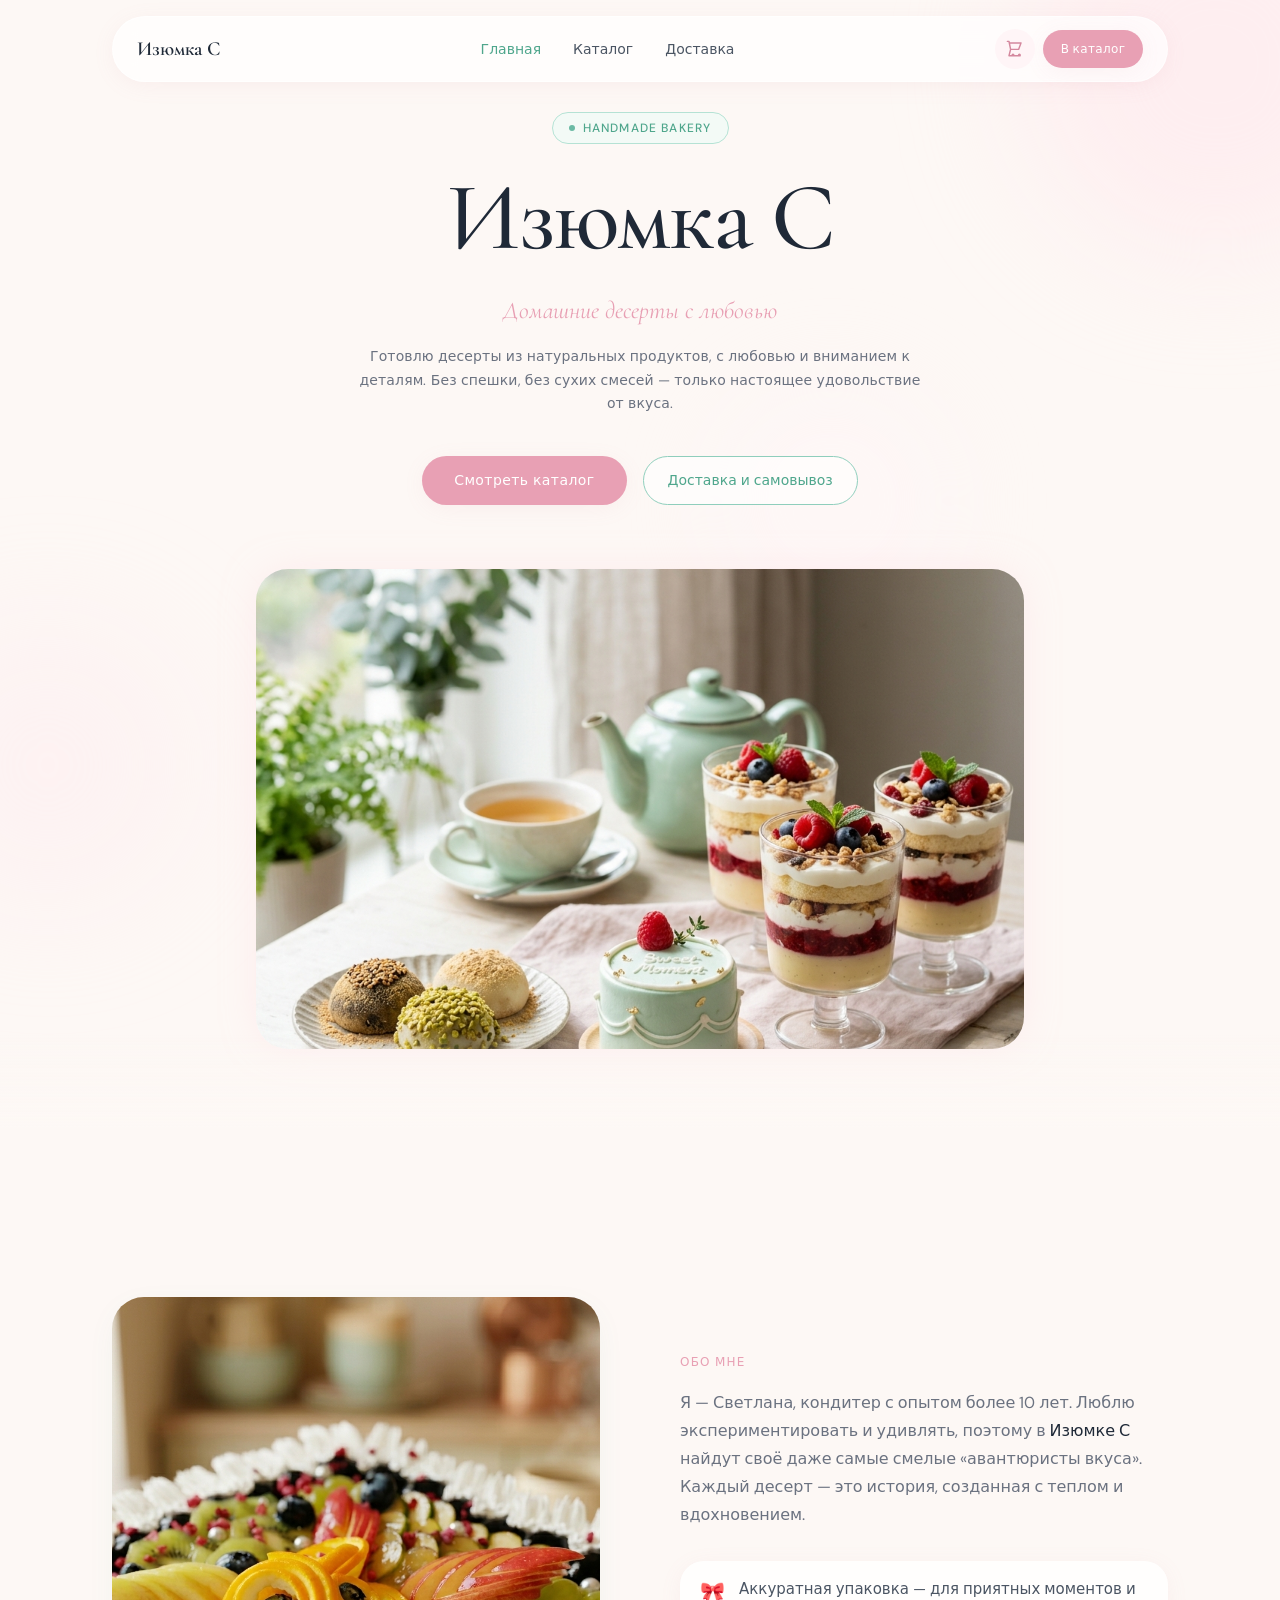
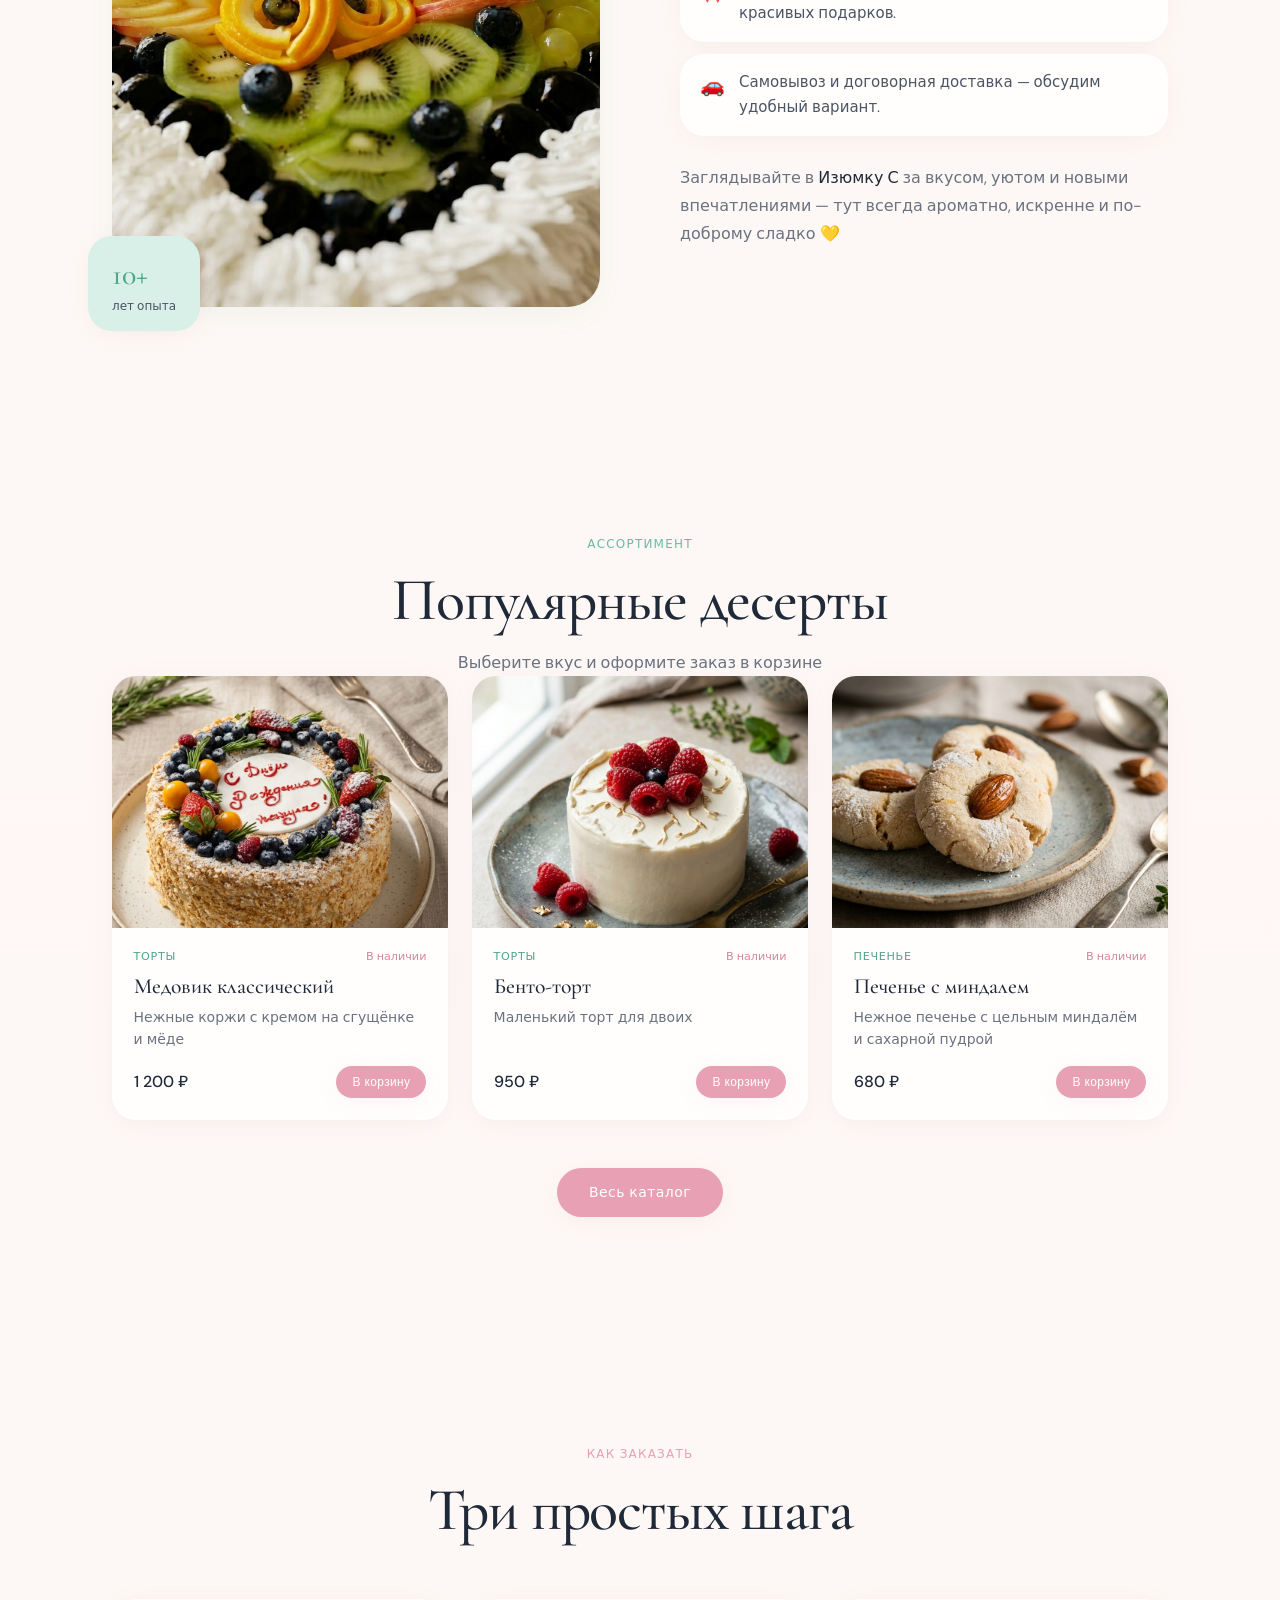
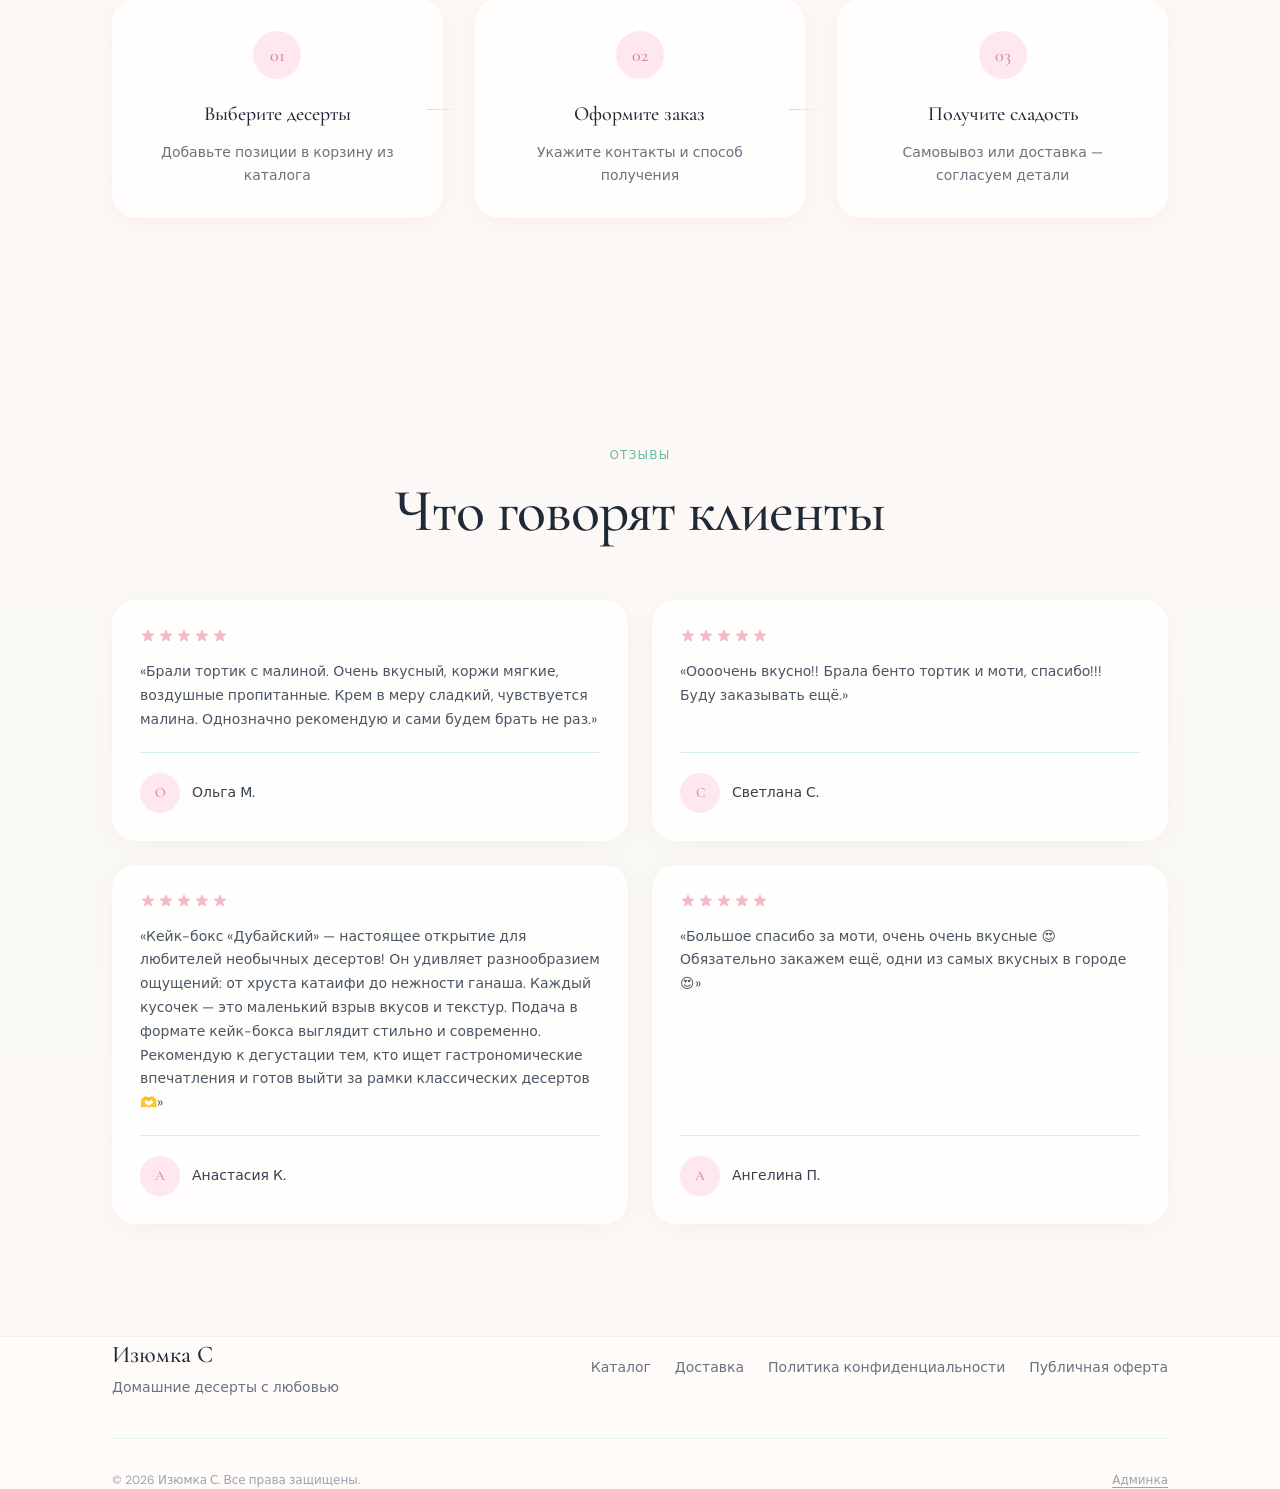
<file: index.html>
<!DOCTYPE html>
<html lang="ru">
<head>
  <meta charset="UTF-8">
  <meta name="viewport" content="width=device-width, initial-scale=1.0">
  <meta name="description" content="Изюмка С — домашняя кондитерская. Десерты из натуральных продуктов, ручная работа, самовывоз и доставка.">
  <meta name="theme-color" content="#fdf8f5">
  <meta property="og:type" content="website">
  <meta property="og:locale" content="ru_RU">
  <meta property="og:title" content="Изюмка С — Домашние десерты с любовью">
  <meta property="og:description" content="Домашняя кондитерская: медовик, бенто-торты, моти, макаронс и другие десерты с душой.">
  <meta property="og:image" content="images/hero-desserts.jpg">
  <link rel="icon" type="image/svg+xml" href="favicon.svg">
  <link rel="preconnect" href="https://fonts.googleapis.com">
  <link rel="preconnect" href="https://fonts.gstatic.com" crossorigin>
  <link href="https://fonts.googleapis.com/css2?family=Cormorant+Garamond:ital,wght@0,400;0,500;0,600;0,700;1,400&family=DM+Sans:ital,opsz,wght@0,9..40,300;0,9..40,400;0,9..40,500;1,9..40,400&display=swap" rel="stylesheet">
  <link rel="stylesheet" href="css/styles.css">
  <title>Изюмка С — Домашние десерты с любовью</title>
</head>
<body>
  <header class="header" id="site-header">
    <div class="container">
      <nav class="header__inner" aria-label="Основная навигация">
        <a href="index.html" class="header__logo">Изюмка С</a>
        <ul class="nav-desktop">
          <li><a href="index.html" class="is-active">Главная</a></li>
          <li><a href="catalog.html">Каталог</a></li>
          <li><a href="delivery.html">Доставка</a></li>
        </ul>
        <div class="header__actions">
          <a href="cart.html" class="header__cart" aria-label="Корзина">
            <svg fill="none" viewBox="0 0 24 24" stroke="currentColor" stroke-width="1.8" aria-hidden="true"><path stroke-linecap="round" stroke-linejoin="round" d="M3 3h2l.4 2M7 13h10l3-8H6.4M7 13L5.4 5M7 13l-2 8h14M10 21a1 1 0 100-2 1 1 0 000 2zm8 0a1 1 0 100-2 1 1 0 000 2z"/></svg>
            <span class="header__cart-count" id="cart-count" hidden>0</span>
          </a>
          <a href="catalog.html" class="btn-primary header__cta">В каталог</a>
          <button class="burger" id="burger" type="button" aria-label="Открыть меню" aria-expanded="false" aria-controls="nav-mobile">
            <span class="burger__lines" aria-hidden="true"><span></span><span></span><span></span></span>
          </button>
        </div>
      </nav>
      <nav class="nav-mobile" id="nav-mobile" aria-label="Мобильное меню">
        <ul>
          <li><a href="index.html">Главная</a></li>
          <li><a href="catalog.html">Каталог</a></li>
          <li><a href="delivery.html">Доставка</a></li>
          <li><a href="cart.html">Корзина</a></li>
          <li><a href="admin.html">Админка</a></li>
        </ul>
        <a href="catalog.html" class="btn-primary">Смотреть каталог</a>
      </nav>
    </div>
  </header>

  <main>
    <section class="hero" aria-labelledby="hero-title">
      <div class="hero__bg" aria-hidden="true">
        <div class="hero__blob hero__blob--1"></div>
        <div class="hero__blob hero__blob--2"></div>
        <div class="hero__blob hero__blob--3"></div>
      </div>
      <div class="container hero__content">
        <span class="hero__badge hero-animate hero-animate--1">
          <span class="hero__badge-dot" aria-hidden="true"></span>
          Handmade Bakery
        </span>
        <h1 class="hero__title hero-animate hero-animate--2" id="hero-title">Изюмка С</h1>
        <p class="hero__tagline hero-animate hero-animate--3" id="hero-tagline">Домашние десерты с любовью</p>
        <p class="hero__desc hero-animate hero-animate--4" id="hero-desc"></p>
        <div class="hero__actions hero-animate hero-animate--5">
          <a href="catalog.html" class="btn-primary">Смотреть каталог</a>
          <a href="delivery.html" class="btn-outline">Доставка и самовывоз</a>
        </div>
        <div class="hero__image-wrap hero-animate hero-animate--6">
          <div class="hero__image">
            <img src="images/hero-desserts.jpg" alt="Домашние десерты Изюмка С" id="hero-image" width="1200" height="750" fetchpriority="high" decoding="async">
          </div>
        </div>
      </div>
    </section>

    <section id="about" class="section-padding" aria-labelledby="about-heading">
      <div class="container about__grid">
        <div class="about__image-wrap fade-in fade-in--left">
          <div class="about__image">
            <img src="images/confectioner.jpg" alt="Светлана — кондитер Изюмка С" id="about-image" width="800" height="1000" loading="lazy" decoding="async">
          </div>
          <div class="about__stat">
            <p class="about__stat-num" id="about-stat-num">10+</p>
            <p class="about__stat-label" id="about-stat-label">лет опыта</p>
          </div>
        </div>
        <div class="fade-in fade-in--right" id="about-content"></div>
      </div>
    </section>

    <section class="section-padding catalog" aria-labelledby="featured-heading">
      <div class="container">
        <div class="section-header fade-in">
          <span class="section-label section-label--mint">Ассортимент</span>
          <h2 class="section-title" id="featured-heading">Популярные десерты</h2>
          <p class="section-subtitle section-subtitle--center">Выберите вкус и оформите заказ в корзине</p>
        </div>
        <div class="product-grid" id="featured-grid"></div>
        <div class="order__cta fade-in">
          <a href="catalog.html" class="btn-primary">Весь каталог</a>
        </div>
      </div>
    </section>

    <section class="section-padding" aria-labelledby="order-heading">
      <div class="container">
        <div class="section-header fade-in">
          <span class="section-label section-label--blush">Как заказать</span>
          <h2 class="section-title" id="order-heading">Три простых шага</h2>
        </div>
        <div class="steps" id="steps-grid"></div>
      </div>
    </section>

    <section id="reviews" class="section-padding reviews" aria-labelledby="reviews-heading">
      <div class="container">
        <div class="section-header fade-in">
          <span class="section-label section-label--mint">Отзывы</span>
          <h2 class="section-title" id="reviews-heading">Что говорят клиенты</h2>
        </div>
        <div class="reviews__grid" id="reviews-grid"></div>
      </div>
    </section>
  </main>

  <footer class="footer" id="site-footer">
    <div class="container footer__inner">
      <div class="footer__top">
        <div class="footer__brand">
          <p class="footer__name">Изюмка С</p>
          <p class="footer__tagline">Домашние десерты с любовью</p>
        </div>
        <nav class="footer__nav" aria-label="Навигация в подвале">
          <ul>
            <li><a href="catalog.html">Каталог</a></li>
            <li><a href="delivery.html">Доставка</a></li>
            <li><a href="privacy.html">Политика конфиденциальности</a></li>
            <li><a href="offer.html">Публичная оферта</a></li>
          </ul>
        </nav>
      </div>
      <div class="footer__bottom">
        <p>© 2026 Изюмка С. Все права защищены.</p>
        <p><a href="admin.html" class="footer__admin-link">Админка</a></p>
      </div>
    </div>
  </footer>

  <script src="js/data.js" charset="utf-8"></script>
  <script src="js/store.js" charset="utf-8"></script>
  <script src="js/layout.js" charset="utf-8"></script>
  <script src="js/home.js" charset="utf-8"></script>
</body>
</html>
</file>
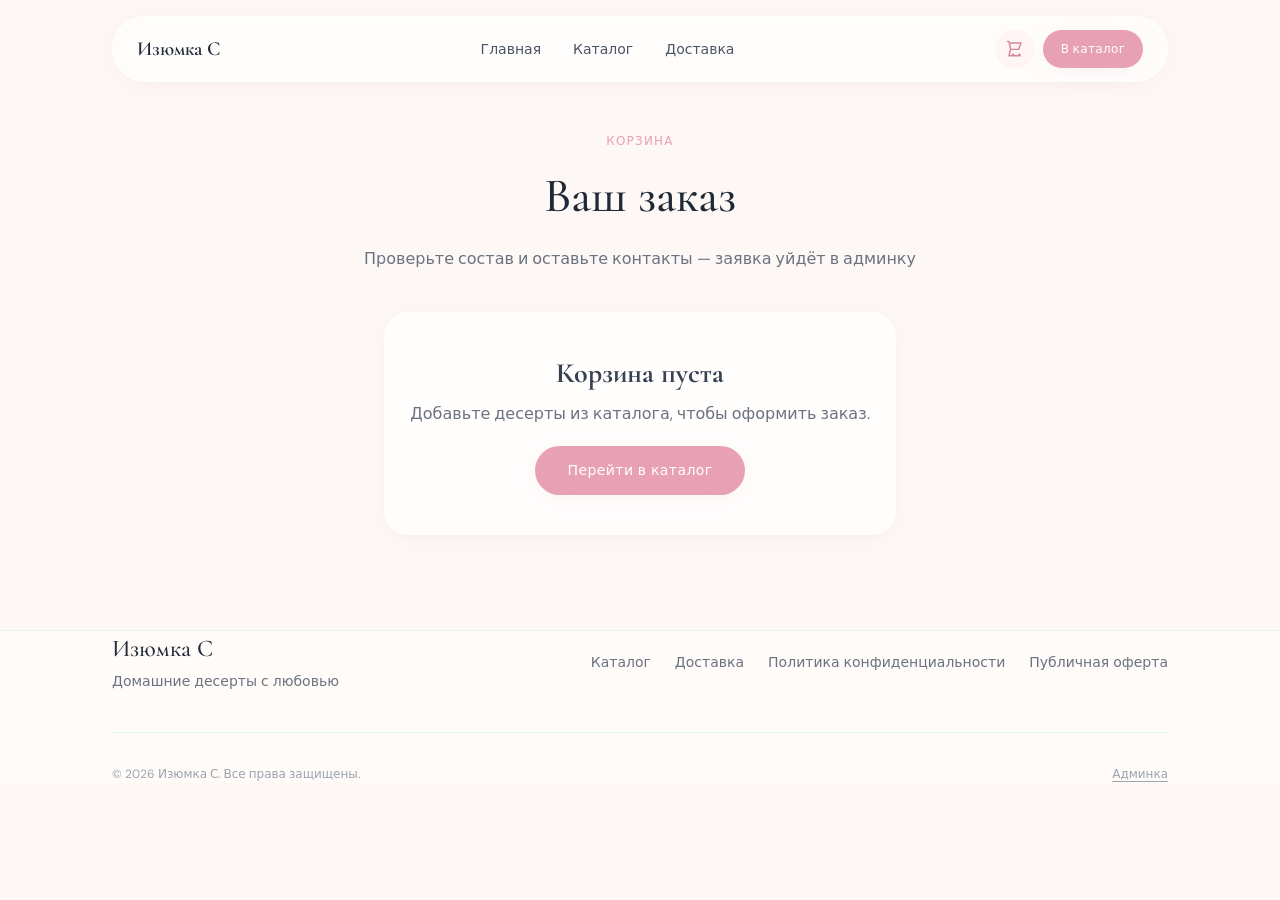
<file: cart.html>
<!DOCTYPE html>
<html lang="ru">
<head>
  <meta charset="UTF-8">
  <meta name="viewport" content="width=device-width, initial-scale=1.0">
  <meta name="description" content="Корзина заказа десертов Изюмка С.">
  <meta name="theme-color" content="#fdf8f5">
  <link rel="icon" type="image/svg+xml" href="favicon.svg">
  <link rel="preconnect" href="https://fonts.googleapis.com">
  <link rel="preconnect" href="https://fonts.gstatic.com" crossorigin>
  <link href="https://fonts.googleapis.com/css2?family=Cormorant+Garamond:ital,wght@0,400;0,500;0,600;0,700;1,400&family=DM+Sans:ital,opsz,wght@0,9..40,300;0,9..40,400;0,9..40,500;1,9..40,400&display=swap" rel="stylesheet">
  <link rel="stylesheet" href="css/styles.css">
  <title>Корзина — Изюмка С</title>
</head>
<body>
  <header class="header" id="site-header"></header>

  <main class="page">
    <div class="container">
      <div class="page-header fade-in">
        <span class="section-label section-label--blush">Корзина</span>
        <h1 class="page-title">Ваш заказ</h1>
        <p class="page-subtitle">Проверьте состав и оставьте контакты — заявка уйдёт в админку</p>
      </div>

      <div class="cart-layout" id="cart-layout">
        <div class="cart-list card-bakery" id="cart-list"></div>
        <aside class="cart-aside card-bakery" id="cart-aside"></aside>
      </div>

      <div class="cart-empty card-bakery" id="cart-empty" hidden>
        <h2>Корзина пуста</h2>
        <p>Добавьте десерты из каталога, чтобы оформить заказ.</p>
        <a href="catalog.html" class="btn-primary">Перейти в каталог</a>
      </div>

      <div class="form-feedback form-feedback--success cart-success" id="cart-success" hidden role="status">
        <p class="form-feedback__title">Заявка отправлена</p>
        <p class="form-feedback__text">Скоро свяжемся с вами для подтверждения деталей заказа.</p>
        <a href="catalog.html" class="btn-primary">Вернуться в каталог</a>
      </div>
    </div>
  </main>

  <footer class="footer" id="site-footer"></footer>

  <script src="js/data.js"></script>
  <script src="js/store.js"></script>
  <script src="js/layout.js"></script>
  <script src="js/cart.js"></script>
</body>
</html>
</file>
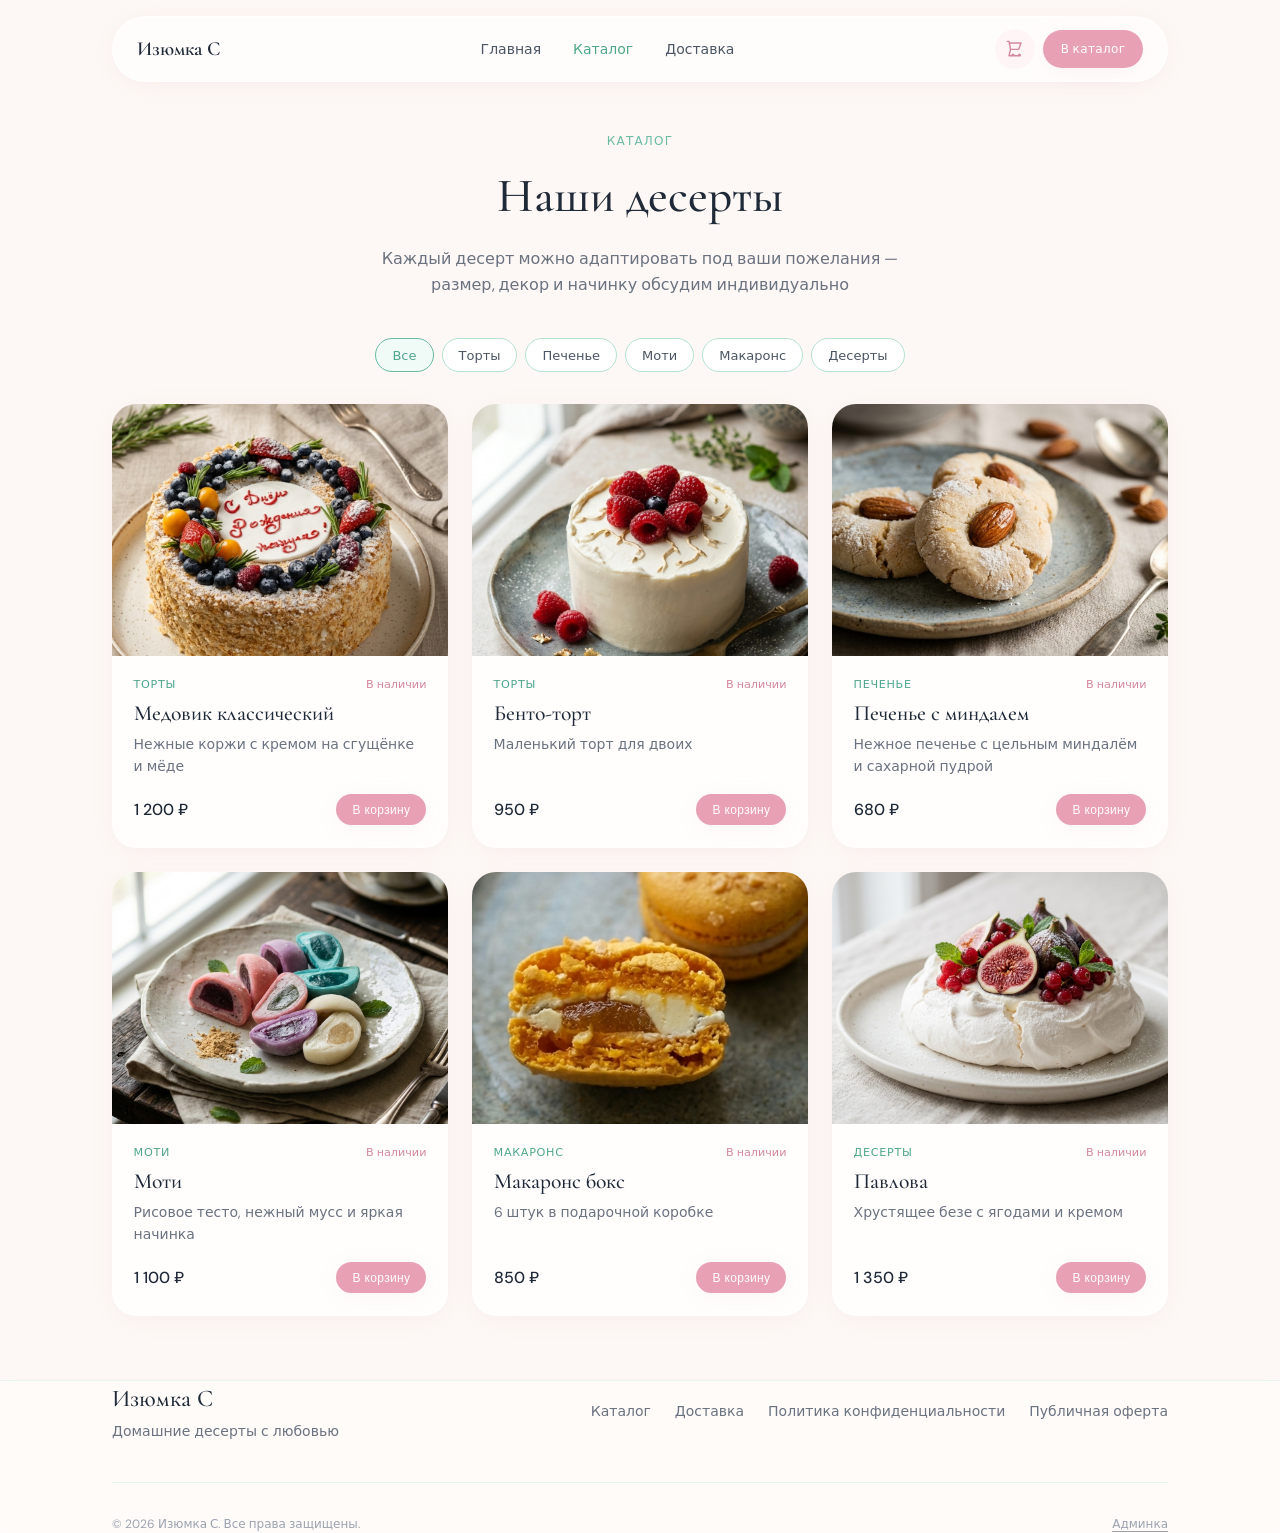
<file: catalog.html>
<!DOCTYPE html>
<html lang="ru">
<head>
  <meta charset="UTF-8">
  <meta name="viewport" content="width=device-width, initial-scale=1.0">
  <meta name="description" content="Каталог домашних десертов Изюмка С: торты, моти, макаронс и печенье.">
  <meta name="theme-color" content="#fdf8f5">
  <link rel="icon" type="image/svg+xml" href="favicon.svg">
  <link rel="preconnect" href="https://fonts.googleapis.com">
  <link rel="preconnect" href="https://fonts.gstatic.com" crossorigin>
  <link href="https://fonts.googleapis.com/css2?family=Cormorant+Garamond:ital,wght@0,400;0,500;0,600;0,700;1,400&family=DM+Sans:ital,opsz,wght@0,9..40,300;0,9..40,400;0,9..40,500;1,9..40,400&display=swap" rel="stylesheet">
  <link rel="stylesheet" href="css/styles.css">
  <title>Каталог — Изюмка С</title>
</head>
<body>
  <header class="header" id="site-header"></header>

  <main class="page">
    <div class="container">
      <div class="page-header fade-in">
        <span class="section-label section-label--mint">Каталог</span>
        <h1 class="page-title">Наши десерты</h1>
        <p class="page-subtitle">Каждый десерт можно адаптировать под ваши пожелания — размер, декор и начинку обсудим индивидуально</p>
      </div>

      <div class="catalog-toolbar fade-in" id="catalog-filters"></div>
      <div class="product-grid" id="catalog-grid"></div>
      <p class="admin-empty" id="catalog-empty" hidden>В этой категории пока нет десертов.</p>
    </div>
  </main>

  <footer class="footer" id="site-footer"></footer>

  <script src="js/data.js"></script>
  <script src="js/store.js"></script>
  <script src="js/layout.js"></script>
  <script src="js/catalog.js"></script>
</body>
</html>
</file>
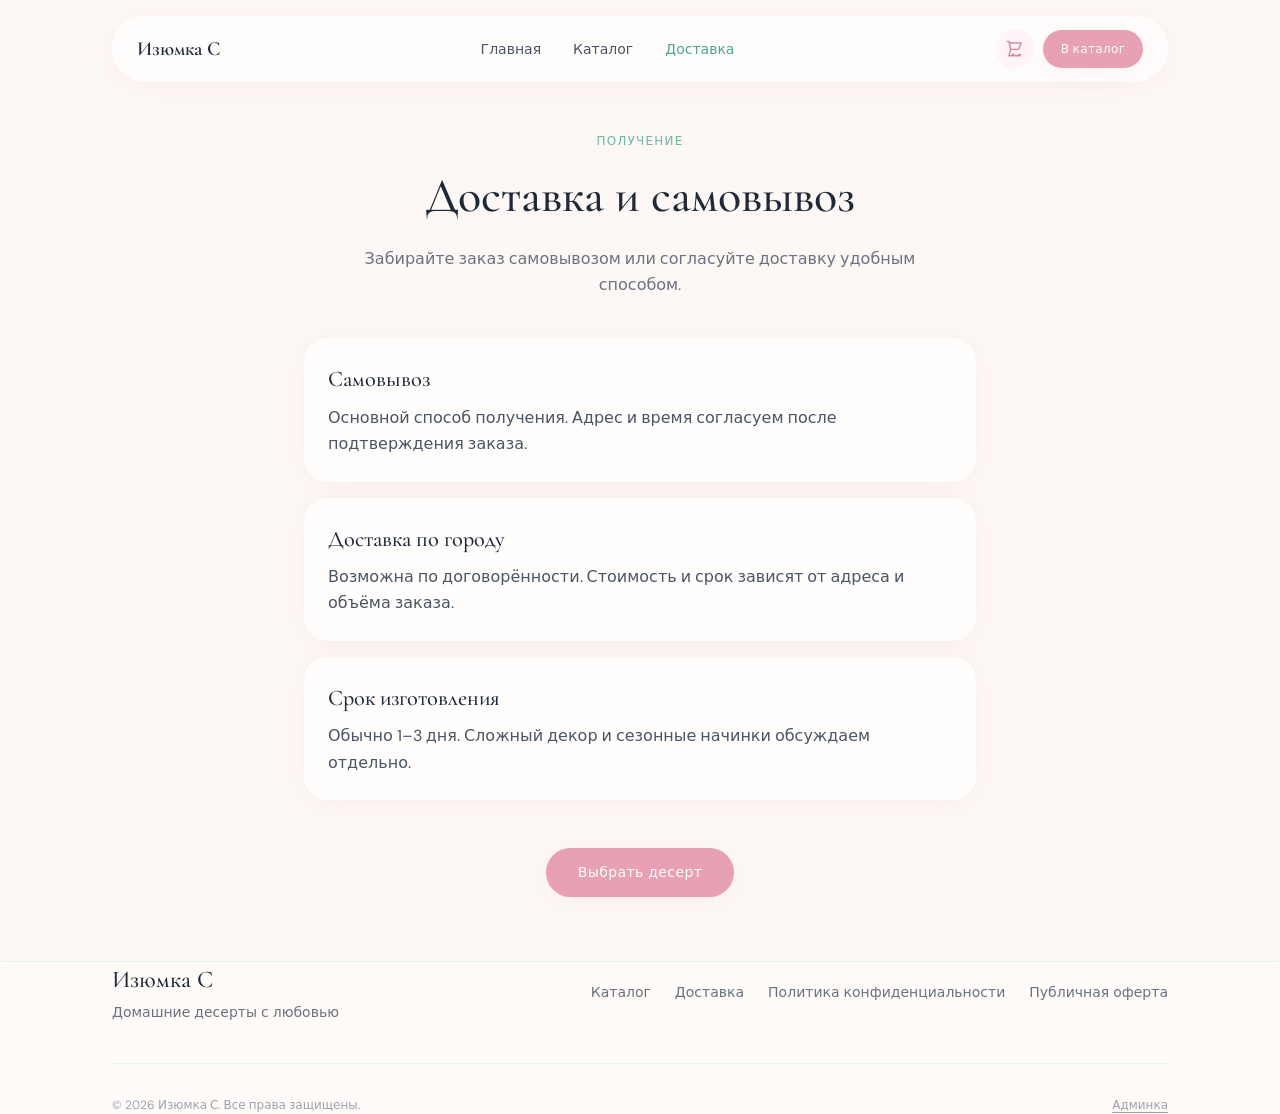
<file: delivery.html>
<!DOCTYPE html>
<html lang="ru">
<head>
  <meta charset="UTF-8">
  <meta name="viewport" content="width=device-width, initial-scale=1.0">
  <meta name="description" content="Доставка и самовывоз десертов Изюмка С.">
  <meta name="theme-color" content="#fdf8f5">
  <link rel="icon" type="image/svg+xml" href="favicon.svg">
  <link rel="preconnect" href="https://fonts.googleapis.com">
  <link rel="preconnect" href="https://fonts.gstatic.com" crossorigin>
  <link href="https://fonts.googleapis.com/css2?family=Cormorant+Garamond:ital,wght@0,400;0,500;0,600;0,700;1,400&family=DM+Sans:ital,opsz,wght@0,9..40,300;0,9..40,400;0,9..40,500;1,9..40,400&display=swap" rel="stylesheet">
  <link rel="stylesheet" href="css/styles.css">
  <title>Доставка — Изюмка С</title>
</head>
<body>
  <header class="header" id="site-header"></header>

  <main class="page">
    <div class="container narrow">
      <div class="page-header fade-in">
        <span class="section-label section-label--mint">Получение</span>
        <h1 class="page-title">Доставка и самовывоз</h1>
        <p class="page-subtitle" id="delivery-intro"></p>
      </div>
      <div class="info-cards" id="delivery-cards"></div>
      <div class="order__cta fade-in">
        <a href="catalog.html" class="btn-primary">Выбрать десерт</a>
      </div>
    </div>
  </main>

  <footer class="footer" id="site-footer"></footer>

  <script src="js/data.js"></script>
  <script src="js/store.js"></script>
  <script src="js/layout.js"></script>
  <script>
    document.addEventListener('DOMContentLoaded', () => {
      document.getElementById('delivery-intro').textContent = SITE_DATA.delivery.intro
      document.getElementById('delivery-cards').innerHTML = SITE_DATA.delivery.items
        .map((item) => `
          <article class="card-bakery info-card fade-in">
            <h2>${item.title}</h2>
            <p>${item.text}</p>
          </article>
        `).join('')
      observeFadeIns()
    })
  </script>
</body>
</html>
</file>
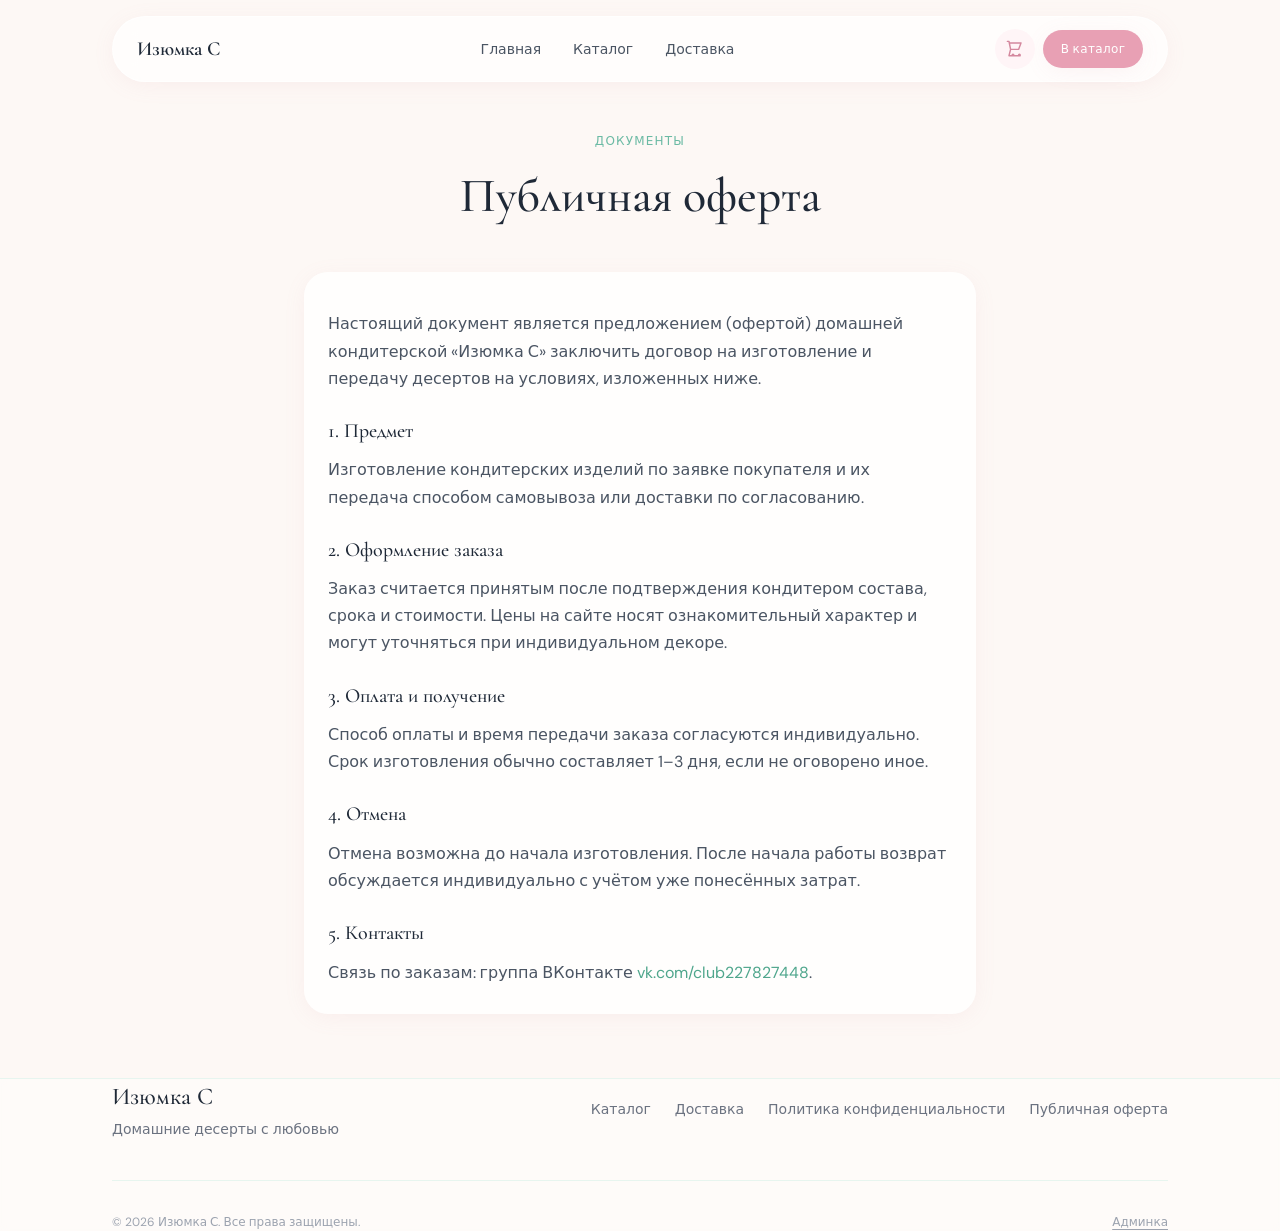
<file: offer.html>
<!DOCTYPE html>
<html lang="ru">
<head>
  <meta charset="UTF-8">
  <meta name="viewport" content="width=device-width, initial-scale=1.0">
  <meta name="description" content="Публичная оферта Изюмка С.">
  <meta name="theme-color" content="#fdf8f5">
  <link rel="icon" type="image/svg+xml" href="favicon.svg">
  <link rel="preconnect" href="https://fonts.googleapis.com">
  <link rel="preconnect" href="https://fonts.gstatic.com" crossorigin>
  <link href="https://fonts.googleapis.com/css2?family=Cormorant+Garamond:ital,wght@0,400;0,500;0,600;0,700;1,400&family=DM+Sans:ital,opsz,wght@0,9..40,300;0,9..40,400;0,9..40,500;1,9..40,400&display=swap" rel="stylesheet">
  <link rel="stylesheet" href="css/styles.css">
  <title>Публичная оферта — Изюмка С</title>
</head>
<body>
  <header class="header" id="site-header"></header>

  <main class="page">
    <div class="container narrow">
      <div class="page-header fade-in">
        <span class="section-label section-label--mint">Документы</span>
        <h1 class="page-title">Публичная оферта</h1>
      </div>
      <article class="legal-text card-bakery fade-in">
        <p>Настоящий документ является предложением (офертой) домашней кондитерской «Изюмка С» заключить договор на изготовление и передачу десертов на условиях, изложенных ниже.</p>
        <h2>1. Предмет</h2>
        <p>Изготовление кондитерских изделий по заявке покупателя и их передача способом самовывоза или доставки по согласованию.</p>
        <h2>2. Оформление заказа</h2>
        <p>Заказ считается принятым после подтверждения кондитером состава, срока и стоимости. Цены на сайте носят ознакомительный характер и могут уточняться при индивидуальном декоре.</p>
        <h2>3. Оплата и получение</h2>
        <p>Способ оплаты и время передачи заказа согласуются индивидуально. Срок изготовления обычно составляет 1–3 дня, если не оговорено иное.</p>
        <h2>4. Отмена</h2>
        <p>Отмена возможна до начала изготовления. После начала работы возврат обсуждается индивидуально с учётом уже понесённых затрат.</p>
        <h2>5. Контакты</h2>
        <p>Связь по заказам: группа ВКонтакте <a href="https://vk.com/club227827448" target="_blank" rel="noopener noreferrer">vk.com/club227827448</a>.</p>
      </article>
    </div>
  </main>

  <footer class="footer" id="site-footer"></footer>

  <script src="js/data.js"></script>
  <script src="js/store.js"></script>
  <script src="js/layout.js"></script>
</body>
</html>
</file>
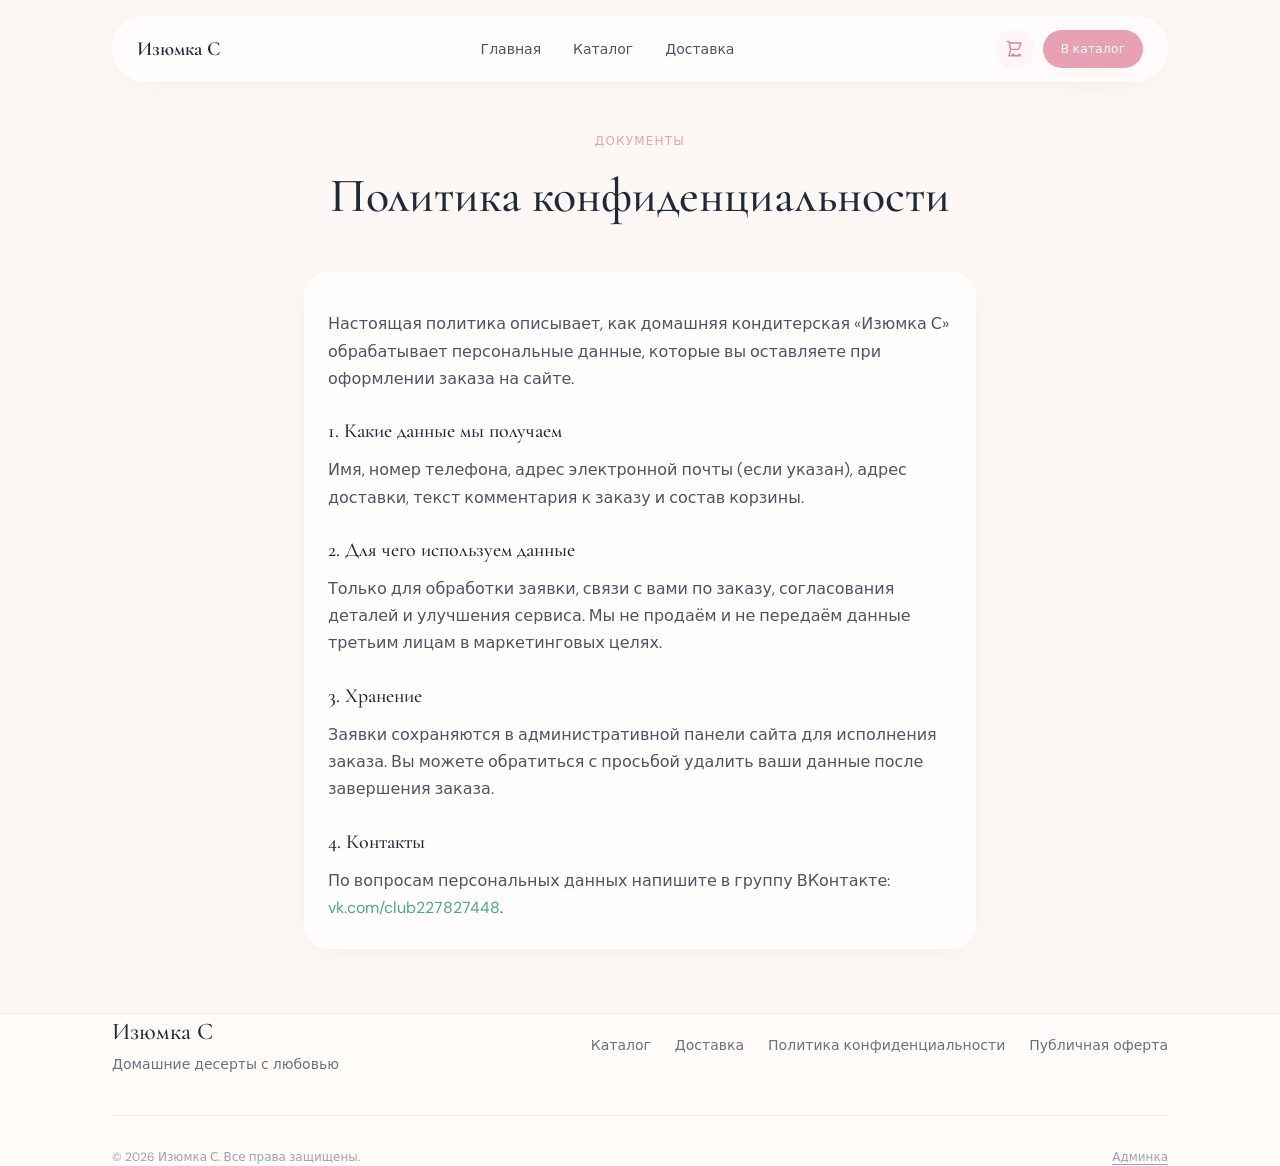
<file: privacy.html>
<!DOCTYPE html>
<html lang="ru">
<head>
  <meta charset="UTF-8">
  <meta name="viewport" content="width=device-width, initial-scale=1.0">
  <meta name="description" content="Политика конфиденциальности Изюмка С.">
  <meta name="theme-color" content="#fdf8f5">
  <link rel="icon" type="image/svg+xml" href="favicon.svg">
  <link rel="preconnect" href="https://fonts.googleapis.com">
  <link rel="preconnect" href="https://fonts.gstatic.com" crossorigin>
  <link href="https://fonts.googleapis.com/css2?family=Cormorant+Garamond:ital,wght@0,400;0,500;0,600;0,700;1,400&family=DM+Sans:ital,opsz,wght@0,9..40,300;0,9..40,400;0,9..40,500;1,9..40,400&display=swap" rel="stylesheet">
  <link rel="stylesheet" href="css/styles.css">
  <title>Политика конфиденциальности — Изюмка С</title>
</head>
<body>
  <header class="header" id="site-header"></header>

  <main class="page">
    <div class="container narrow">
      <div class="page-header fade-in">
        <span class="section-label section-label--blush">Документы</span>
        <h1 class="page-title">Политика конфиденциальности</h1>
      </div>
      <article class="legal-text card-bakery fade-in">
        <p>Настоящая политика описывает, как домашняя кондитерская «Изюмка С» обрабатывает персональные данные, которые вы оставляете при оформлении заказа на сайте.</p>
        <h2>1. Какие данные мы получаем</h2>
        <p>Имя, номер телефона, адрес электронной почты (если указан), адрес доставки, текст комментария к заказу и состав корзины.</p>
        <h2>2. Для чего используем данные</h2>
        <p>Только для обработки заявки, связи с вами по заказу, согласования деталей и улучшения сервиса. Мы не продаём и не передаём данные третьим лицам в маркетинговых целях.</p>
        <h2>3. Хранение</h2>
        <p>Заявки сохраняются в административной панели сайта для исполнения заказа. Вы можете обратиться с просьбой удалить ваши данные после завершения заказа.</p>
        <h2>4. Контакты</h2>
        <p>По вопросам персональных данных напишите в группу ВКонтакте: <a href="https://vk.com/club227827448" target="_blank" rel="noopener noreferrer">vk.com/club227827448</a>.</p>
      </article>
    </div>
  </main>

  <footer class="footer" id="site-footer"></footer>

  <script src="js/data.js"></script>
  <script src="js/store.js"></script>
  <script src="js/layout.js"></script>
</body>
</html>
</file>
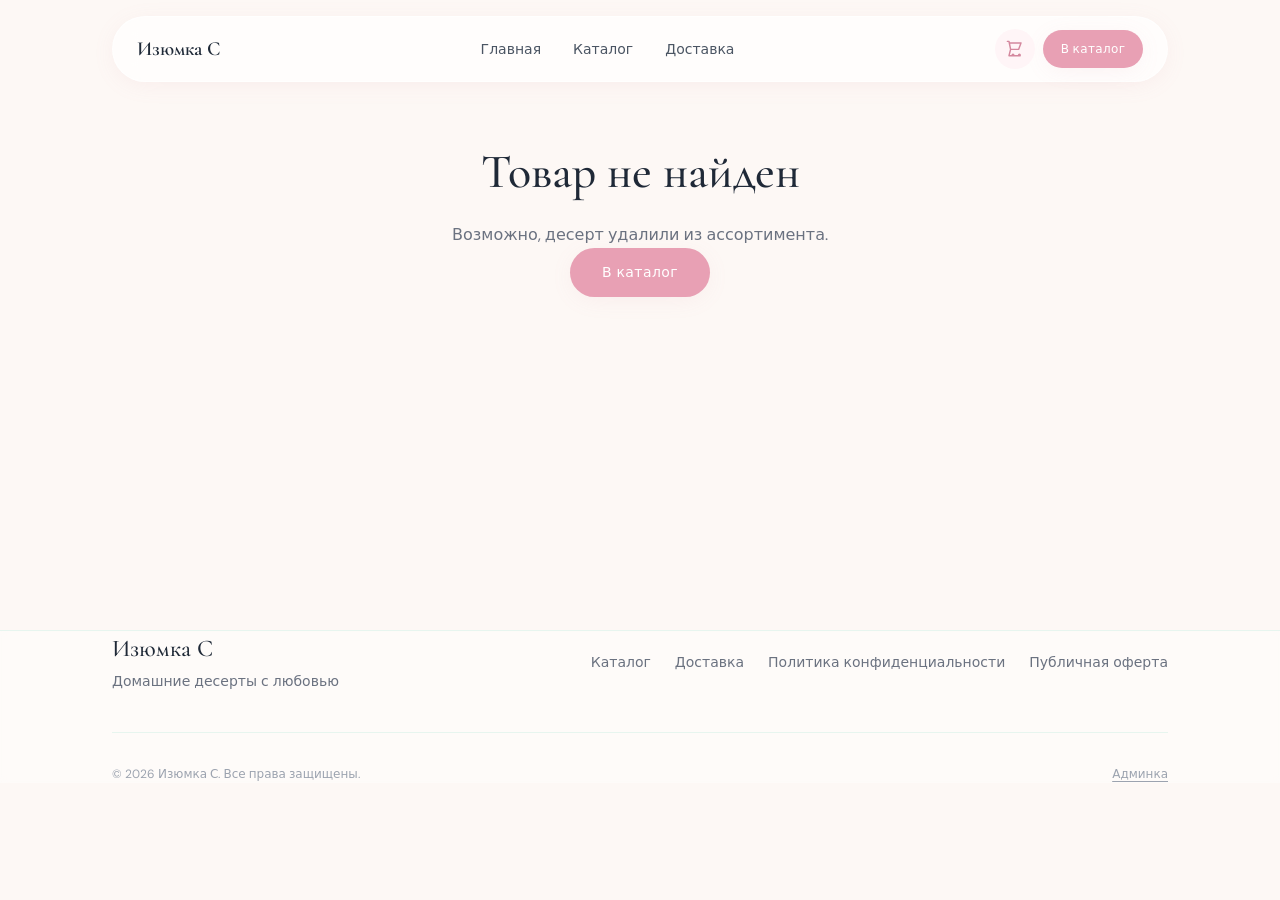
<file: product.html>
<!DOCTYPE html>
<html lang="ru">
<head>
  <meta charset="UTF-8">
  <meta name="viewport" content="width=device-width, initial-scale=1.0">
  <meta name="description" content="Карточка десерта Изюмка С.">
  <meta name="theme-color" content="#fdf8f5">
  <link rel="icon" type="image/svg+xml" href="favicon.svg">
  <link rel="preconnect" href="https://fonts.googleapis.com">
  <link rel="preconnect" href="https://fonts.gstatic.com" crossorigin>
  <link href="https://fonts.googleapis.com/css2?family=Cormorant+Garamond:ital,wght@0,400;0,500;0,600;0,700;1,400&family=DM+Sans:ital,opsz,wght@0,9..40,300;0,9..40,400;0,9..40,500;1,9..40,400&display=swap" rel="stylesheet">
  <link rel="stylesheet" href="css/styles.css">
  <title>Десерт — Изюмка С</title>
</head>
<body>
  <header class="header" id="site-header"></header>

  <main class="page">
    <div class="container" id="product-page"></div>
  </main>

  <footer class="footer" id="site-footer"></footer>

  <script src="js/data.js"></script>
  <script src="js/store.js"></script>
  <script src="js/layout.js"></script>
  <script src="js/product.js"></script>
</body>
</html>
</file>
<file: css/styles.css>
/* ===== Variables ===== */
:root {
  --cream: #fdf8f5;
  --mint-50: #f0faf7;
  --mint-100: #d8f0e8;
  --mint-200: #b5e2d4;
  --mint-300: #8fcebc;
  --mint-400: #6bbaa4;
  --mint-500: #4fa68c;
  --blush-50: #fff5f7;
  --blush-100: #ffe8ed;
  --blush-200: #ffd1dc;
  --blush-300: #f5b8c8;
  --blush-400: #e8a0b4;
  --blush-500: #d4889e;
  --gray-400: #9ca3af;
  --gray-500: #6b7280;
  --gray-600: #4b5563;
  --gray-700: #374151;
  --gray-800: #1f2937;
  --shadow-soft: 0 4px 24px -4px rgba(212, 136, 158, 0.12);
  --shadow-card: 0 8px 32px -8px rgba(79, 166, 140, 0.1);
  --shadow-glow: 0 0 40px -10px rgba(255, 209, 220, 0.5);
  --font-serif: "Cormorant Garamond", Georgia, serif;
  --font-sans: "DM Sans", system-ui, sans-serif;
  --transition: 200ms cubic-bezier(0.4, 0, 0.2, 1);
}

/* ===== Reset & Base ===== */
*, *::before, *::after { box-sizing: border-box; margin: 0; padding: 0; }

html { scroll-behavior: smooth; }

body {
  font-family: var(--font-sans);
  background: var(--cream);
  color: var(--gray-700);
  -webkit-font-smoothing: antialiased;
  line-height: 1.5;
}

::selection {
  background: var(--blush-200);
  color: var(--gray-800);
}

img { display: block; max-width: 100%; height: auto; }

a { text-decoration: none; color: inherit; }

ul { list-style: none; }

/* ===== Utilities ===== */
.container {
  max-width: 72rem;
  margin: 0 auto;
  padding: 0 1.25rem;
}

.section-padding {
  padding: 5rem 1.25rem;
}

.section-header {
  text-align: center;
}

.section-label {
  font-size: 0.75rem;
  font-weight: 500;
  letter-spacing: 0.1em;
  text-transform: uppercase;
}

.section-label--mint { color: var(--mint-400); }
.section-label--blush { color: var(--blush-400); }

.section-title {
  font-family: var(--font-serif);
  font-size: clamp(2.25rem, 5vw, 3.75rem);
  font-weight: 500;
  letter-spacing: -0.02em;
  color: var(--gray-800);
  margin-top: 0.75rem;
  line-height: 1.1;
}

.section-subtitle {
  margin: 1rem auto 0;
  max-width: 36rem;
  font-size: 1rem;
  line-height: 1.7;
  color: var(--gray-500);
}

.section-subtitle--center { text-align: center; }

.italic-accent { font-style: italic; color: var(--mint-400); }

/* ===== Buttons ===== */
.btn-primary {
  display: inline-flex;
  align-items: center;
  justify-content: center;
  padding: 0.875rem 2rem;
  border-radius: 9999px;
  background: var(--blush-400);
  color: #fff;
  font-size: 0.875rem;
  font-weight: 500;
  letter-spacing: 0.03em;
  box-shadow: var(--shadow-soft);
  transition: all var(--transition);
  border: none;
  cursor: pointer;
}

.btn-primary:hover {
  background: var(--blush-500);
  box-shadow: var(--shadow-card);
  transform: scale(1.02);
}

.btn-primary:active { transform: scale(0.98); }

.btn-outline {
  display: inline-flex;
  align-items: center;
  justify-content: center;
  padding: 0.75rem 1.5rem;
  border-radius: 9999px;
  border: 1px solid var(--mint-300);
  background: rgba(255, 255, 255, 0.6);
  color: var(--mint-500);
  font-size: 0.875rem;
  font-weight: 500;
  backdrop-filter: blur(4px);
  transition: all var(--transition);
}

.btn-outline:hover {
  border-color: var(--mint-400);
  background: var(--mint-50);
}

.btn-primary--full { width: 100%; }

/* ===== Cards ===== */
.card-bakery {
  border-radius: 1.5rem;
  background: rgba(255, 255, 255, 0.8);
  box-shadow: var(--shadow-soft);
  backdrop-filter: blur(4px);
  transition: all var(--transition);
}

/* ===== Fade-in animation ===== */
.fade-in {
  opacity: 0;
  transform: translateY(24px);
  transition: opacity 0.6s cubic-bezier(0.4, 0, 0.2, 1),
              transform 0.6s cubic-bezier(0.4, 0, 0.2, 1);
}

.fade-in--left { transform: translateX(24px); }
.fade-in--right { transform: translateX(-24px); }

.fade-in.is-visible {
  opacity: 1;
  transform: translate(0, 0);
}

/* ===== Header ===== */
.header {
  position: fixed;
  inset: 0 0 auto 0;
  z-index: 50;
}

.header__inner {
  margin-top: 1rem;
  display: flex;
  align-items: center;
  justify-content: space-between;
  padding: 0.75rem 1.5rem;
  border-radius: 9999px;
  border: 1px solid rgba(255, 255, 255, 0.6);
  background: rgba(255, 255, 255, 0.7);
  box-shadow: var(--shadow-soft);
  backdrop-filter: blur(12px);
}

.header__logo {
  font-family: var(--font-serif);
  font-size: 1.25rem;
  font-weight: 600;
  color: var(--gray-800);
  transition: color var(--transition);
}

.header__logo:hover { color: var(--blush-500); }

.nav-desktop {
  display: none;
  align-items: center;
  gap: 2rem;
}

.nav-desktop a {
  font-size: 0.875rem;
  color: var(--gray-600);
  transition: color var(--transition);
}

.nav-desktop a:hover,
.nav-desktop a.is-active { color: var(--mint-500); }

.header__actions {
  display: flex;
  align-items: center;
  gap: 0.5rem;
}

.header__cart {
  position: relative;
  display: inline-flex;
  align-items: center;
  justify-content: center;
  width: 2.5rem;
  height: 2.5rem;
  border-radius: 9999px;
  background: var(--blush-50);
  color: var(--blush-500);
  transition: background var(--transition);
}

.header__cart svg {
  width: 1.2rem;
  height: 1.2rem;
}

.header__cart:hover {
  background: var(--blush-100);
}

.header__cart-count {
  position: absolute;
  top: -0.15rem;
  right: -0.15rem;
  min-width: 1.1rem;
  height: 1.1rem;
  padding: 0 0.25rem;
  border-radius: 9999px;
  background: var(--blush-400);
  color: #fff;
  font-size: 0.65rem;
  font-weight: 500;
  line-height: 1.1rem;
  text-align: center;
}

.header__cta { display: none; font-size: 0.75rem; padding: 0.65rem 1.1rem; }

.burger {
  display: flex;
  align-items: center;
  justify-content: center;
  width: 2.5rem;
  height: 2.5rem;
  border: none;
  border-radius: 9999px;
  background: var(--mint-50);
  cursor: pointer;
}

.burger__lines {
  position: relative;
  width: 1rem;
  height: 0.875rem;
}

.burger__lines span {
  position: absolute;
  left: 0;
  width: 100%;
  height: 2px;
  border-radius: 1px;
  background: var(--gray-600);
  transition: all var(--transition);
}

.burger__lines span:nth-child(1) { top: 0; }
.burger__lines span:nth-child(2) { top: 50%; transform: translateY(-50%); }
.burger__lines span:nth-child(3) { bottom: 0; }

.burger.is-open .burger__lines span:nth-child(1) {
  top: 50%;
  transform: translateY(-50%) rotate(45deg);
}

.burger.is-open .burger__lines span:nth-child(2) { opacity: 0; }

.burger.is-open .burger__lines span:nth-child(3) {
  bottom: 50%;
  transform: translateY(50%) rotate(-45deg);
}

.nav-mobile {
  display: none;
  margin-top: 0.5rem;
  padding: 1.5rem;
  border-radius: 1.5rem;
  border: 1px solid rgba(255, 255, 255, 0.6);
  background: rgba(255, 255, 255, 0.9);
  box-shadow: var(--shadow-card);
  backdrop-filter: blur(12px);
}

.nav-mobile.is-open { display: block; }

.nav-mobile ul { display: flex; flex-direction: column; gap: 1rem; }

.nav-mobile a {
  display: block;
  font-size: 1rem;
  color: var(--gray-700);
  transition: color var(--transition);
}

.nav-mobile a:hover { color: var(--mint-500); }

.nav-mobile .btn-primary {
  margin-top: 1.5rem;
  width: 100%;
}

/* ===== Hero ===== */
.hero {
  position: relative;
  min-height: 100vh;
  padding-top: 7rem;
  padding-bottom: 2rem;
  overflow: hidden;
  background: var(--cream);
}

.hero::after {
  content: '';
  position: absolute;
  bottom: 0;
  left: 0;
  right: 0;
  height: 6rem;
  background: linear-gradient(to bottom, transparent, var(--cream));
  pointer-events: none;
  z-index: 1;
}

.hero__bg {
  pointer-events: none;
  position: absolute;
  inset: 0;
}

.hero__blob {
  position: absolute;
  border-radius: 50%;
  filter: blur(60px);
}

.hero__blob--1 {
  top: -8rem;
  right: -8rem;
  width: 24rem;
  height: 24rem;
  background: rgba(255, 232, 237, 0.6);
}

.hero__blob--2 {
  top: 55%;
  left: -6rem;
  bottom: auto;
  width: 18rem;
  height: 18rem;
  background: rgba(255, 232, 237, 0.35);
}

.hero__blob--3 {
  top: 33%;
  right: 25%;
  width: 16rem;
  height: 16rem;
  background: rgba(255, 245, 247, 0.4);
  filter: blur(40px);
}

.hero__content {
  position: relative;
  display: flex;
  flex-direction: column;
  align-items: center;
  text-align: center;
  padding-bottom: 5rem;
}

.hero__badge {
  display: inline-flex;
  align-items: center;
  gap: 0.5rem;
  margin-bottom: 1.5rem;
  padding: 0.375rem 1rem;
  border-radius: 9999px;
  border: 1px solid var(--mint-200);
  background: rgba(240, 250, 247, 0.8);
  font-size: 0.75rem;
  font-weight: 500;
  letter-spacing: 0.1em;
  text-transform: uppercase;
  color: var(--mint-500);
}

.hero__badge-dot {
  width: 0.375rem;
  height: 0.375rem;
  border-radius: 50%;
  background: var(--mint-400);
}

.hero__title {
  font-family: var(--font-serif);
  font-size: clamp(3rem, 10vw, 6rem);
  font-weight: 500;
  line-height: 1.05;
  letter-spacing: -0.02em;
  color: var(--gray-800);
}

.hero__tagline {
  margin-top: 1.5rem;
  font-family: var(--font-serif);
  font-size: clamp(1.25rem, 3vw, 1.5rem);
  font-style: italic;
  color: var(--blush-400);
}

.hero__desc {
  margin-top: 1rem;
  max-width: 36rem;
  font-size: 0.875rem;
  line-height: 1.7;
  letter-spacing: 0.01em;
  color: var(--gray-500);
}

.hero__actions {
  margin-top: 2.5rem;
  display: flex;
  flex-direction: column;
  gap: 1rem;
}

.hero__image-wrap {
  position: relative;
  margin-top: 4rem;
  margin-bottom: 1.5rem;
  width: 100%;
  max-width: 48rem;
}

.hero__image {
  border-radius: 2rem;
  overflow: hidden;
  box-shadow: var(--shadow-glow);
}

.hero__image img {
  width: 100%;
  aspect-ratio: 16 / 10;
  object-fit: cover;
}

.hero__image-badge {
  display: none;
  position: absolute;
  bottom: -1rem;
  right: -1rem;
  padding: 0.75rem 1.25rem;
  border-radius: 1rem;
  background: rgba(255, 255, 255, 0.9);
  box-shadow: var(--shadow-soft);
  backdrop-filter: blur(4px);
}

.hero__image-badge p:first-child {
  font-family: var(--font-serif);
  font-size: 1.125rem;
  color: var(--gray-800);
}

.hero__image-badge p:last-child {
  font-size: 0.75rem;
  color: var(--gray-500);
}

/* Hero entrance (no JS needed) */
.hero-animate {
  opacity: 0;
  transform: translateY(24px);
  animation: heroIn 0.7s cubic-bezier(0.4, 0, 0.2, 1) forwards;
}

.hero-animate--1 { animation-delay: 0s; }
.hero-animate--2 { animation-delay: 0.1s; }
.hero-animate--3 { animation-delay: 0.2s; }
.hero-animate--4 { animation-delay: 0.3s; }
.hero-animate--5 { animation-delay: 0.4s; }
.hero-animate--6 { animation-delay: 0.5s; animation-name: heroInScale; }

@keyframes heroIn {
  to { opacity: 1; transform: translateY(0); }
}

@keyframes heroInScale {
  from { opacity: 0; transform: scale(0.95); }
  to { opacity: 1; transform: scale(1); }
}

/* ===== About ===== */
#about {
  padding-top: 7rem;
  scroll-margin-top: 6rem;
  background: var(--cream);
}

.about__grid {
  display: grid;
  gap: 3rem;
  align-items: center;
}

.about__image-wrap {
  position: relative;
  margin-top: 0.5rem;
}

.about__image {
  border-radius: 2rem;
  overflow: hidden;
  box-shadow: var(--shadow-card);
}

.about__image img {
  width: 100%;
  aspect-ratio: 4 / 5;
  object-fit: cover;
}

.about__stat {
  position: absolute;
  bottom: -1.5rem;
  left: -1.5rem;
  padding: 1rem 1.5rem;
  border-radius: 1.5rem;
  background: var(--mint-100);
  box-shadow: var(--shadow-soft);
}

.about__stat-num {
  font-family: var(--font-serif);
  font-size: 1.875rem;
  font-weight: 500;
  color: var(--mint-500);
}

.about__stat-label {
  font-size: 0.75rem;
  color: var(--gray-600);
}

.about__text {
  margin-top: 1rem;
  font-size: 1rem;
  line-height: 1.75;
  color: var(--gray-500);
}

.about__text strong {
  font-weight: 500;
  color: var(--gray-800);
}

.about__text--second { margin-top: 1rem; }

.about__highlights {
  margin-top: 2rem;
  display: flex;
  flex-direction: column;
  gap: 0.75rem;
  list-style: none;
  padding: 0;
}

.about__highlight {
  display: flex;
  align-items: flex-start;
  gap: 0.875rem;
  padding: 1rem 1.25rem;
}

.about__highlight-icon {
  flex-shrink: 0;
  font-size: 1.25rem;
  line-height: 1.5;
}

.about__highlight-text {
  font-size: 0.9375rem;
  line-height: 1.65;
  color: var(--gray-600);
}

.about__closing {
  margin-top: 1.75rem;
  font-size: 1rem;
  line-height: 1.75;
  color: var(--gray-500);
}

.about__closing strong {
  font-weight: 500;
  color: var(--gray-800);
}

.about__features {
  margin-top: 2.5rem;
  display: grid;
  grid-template-columns: repeat(2, 1fr);
  gap: 1rem;
}

.about__feature {
  display: flex;
  flex-direction: column;
  align-items: center;
  gap: 0.5rem;
  padding: 1.25rem;
  text-align: center;
}

.about__feature-icon { font-size: 1.5rem; }
.about__feature-label { font-size: 0.875rem; font-weight: 500; color: var(--gray-700); }

/* ===== Catalog ===== */
.catalog {
  background: linear-gradient(to bottom, transparent, rgba(255, 245, 247, 0.3), transparent);
}

.catalog__grid {
  margin-top: 3.5rem;
  display: grid;
  gap: 1.5rem;
}

.catalog-card {
  overflow: hidden;
}

.catalog-card:hover { transform: scale(1.02); }

.catalog-card__image {
  overflow: hidden;
}

.catalog-card__image img {
  width: 100%;
  aspect-ratio: 4 / 3;
  object-fit: cover;
  transition: transform 300ms ease-in-out;
}

.catalog-card:hover .catalog-card__image img {
  transform: scale(1.05);
}

.catalog-card__body { padding: 1.5rem; }

.catalog-card__head {
  display: flex;
  align-items: flex-start;
  justify-content: space-between;
  gap: 0.75rem;
}

.catalog-card__title {
  font-family: var(--font-serif);
  font-size: 1.25rem;
  font-weight: 500;
  color: var(--gray-800);
}

.catalog-card__price {
  flex-shrink: 0;
  padding: 0.25rem 0.75rem;
  border-radius: 9999px;
  background: var(--mint-50);
  font-size: 0.875rem;
  font-weight: 500;
  color: var(--mint-500);
}

.catalog-card__desc {
  margin-top: 0.5rem;
  font-size: 0.875rem;
  line-height: 1.6;
  color: var(--gray-500);
}

.catalog-card__order {
  margin-top: 1.1rem;
  width: 100%;
  padding: 0.7rem 1.25rem;
  font-size: 0.8125rem;
}

/* ===== Order modal ===== */
body.modal-open {
  overflow: hidden;
}

.order-modal {
  position: fixed;
  inset: 0;
  z-index: 80;
  display: grid;
  place-items: center;
  padding: 1.25rem;
}

.order-modal[hidden] {
  display: none;
}

.order-modal__backdrop {
  position: absolute;
  inset: 0;
  background: rgba(31, 41, 55, 0.4);
  backdrop-filter: blur(4px);
}

.order-modal__dialog {
  position: relative;
  z-index: 1;
  width: 100%;
  max-width: 28rem;
  max-height: min(90vh, 40rem);
  overflow-y: auto;
  padding: 1.75rem 1.5rem 1.5rem;
}

.order-modal__close {
  position: absolute;
  top: 0.75rem;
  right: 0.85rem;
  width: 2rem;
  height: 2rem;
  border: none;
  border-radius: 9999px;
  background: var(--blush-50);
  color: var(--gray-600);
  font-size: 1.35rem;
  line-height: 1;
  cursor: pointer;
  transition: background var(--transition);
}

.order-modal__close:hover {
  background: var(--blush-100);
}

.order-modal__title {
  font-family: var(--font-serif);
  font-size: 1.75rem;
  font-weight: 500;
  color: var(--gray-800);
  padding-right: 1.5rem;
}

.order-modal__desc {
  margin-top: 0.4rem;
  font-size: 0.875rem;
  color: var(--gray-500);
}

.order-modal .form {
  margin-top: 1.25rem;
}

.order-modal .form-group input[readonly] {
  background: var(--mint-50);
  color: var(--gray-700);
}

/* ===== Order steps ===== */
.steps {
  margin-top: 3.5rem;
  display: grid;
  gap: 2rem;
}

.step-card {
  position: relative;
  padding: 2rem;
  text-align: center;
}

.step-card__num {
  display: inline-flex;
  align-items: center;
  justify-content: center;
  width: 3rem;
  height: 3rem;
  border-radius: 50%;
  background: var(--blush-100);
  font-family: var(--font-serif);
  font-size: 1.125rem;
  font-weight: 500;
  color: var(--blush-500);
}

.step-card__title {
  margin-top: 1.25rem;
  font-family: var(--font-serif);
  font-size: 1.25rem;
  font-weight: 500;
  color: var(--gray-800);
}

.step-card__desc {
  margin-top: 0.75rem;
  font-size: 0.875rem;
  line-height: 1.6;
  color: var(--gray-500);
}

.order__cta {
  margin-top: 3rem;
  text-align: center;
}

/* ===== Reviews ===== */
.reviews {
  background: linear-gradient(to bottom, transparent, rgba(240, 250, 247, 0.3), transparent);
}

.reviews__grid {
  margin-top: 3.5rem;
  display: grid;
  gap: 1.5rem;
}

.review-card {
  display: flex;
  flex-direction: column;
  padding: 1.75rem;
  height: 100%;
}

.stars {
  display: flex;
  gap: 2px;
}

.stars svg {
  width: 1rem;
  height: 1rem;
  color: var(--blush-300);
  fill: currentColor;
}

.review-card__text {
  flex: 1;
  margin-top: 1rem;
  font-size: 0.875rem;
  line-height: 1.7;
  color: var(--gray-600);
}

.review-card__footer {
  display: flex;
  align-items: center;
  gap: 0.75rem;
  margin-top: 1.25rem;
  padding-top: 1.25rem;
  border-top: 1px solid var(--mint-100);
}

.review-card__avatar {
  display: flex;
  align-items: center;
  justify-content: center;
  width: 2.5rem;
  height: 2.5rem;
  border-radius: 50%;
  background: var(--blush-100);
  font-family: var(--font-serif);
  font-size: 0.875rem;
  font-weight: 500;
  color: var(--blush-500);
}

.review-card__name {
  font-size: 0.875rem;
  font-weight: 500;
  color: var(--gray-700);
  font-style: normal;
}

/* ===== Contact ===== */
.contact__grid {
  margin-top: 3.5rem;
  display: grid;
  gap: 2.5rem;
}

.contact-card { padding: 2rem; }

.contact-card__title {
  font-family: var(--font-serif);
  font-size: 1.5rem;
  font-weight: 500;
  color: var(--gray-800);
}

.contact-card__desc {
  margin-top: 0.5rem;
  font-size: 0.875rem;
  color: var(--gray-500);
}

.social-links {
  margin-top: 2rem;
  display: flex;
  flex-direction: column;
  gap: 0.75rem;
}

.social-link {
  display: flex;
  align-items: center;
  gap: 1rem;
  padding: 1rem 1.25rem;
  border-radius: 1rem;
  border: 1px solid var(--mint-100);
  background: rgba(240, 250, 247, 0.5);
  color: var(--gray-700);
  transition: all var(--transition);
}

.social-link:hover {
  border-color: var(--mint-200);
  background: var(--mint-50);
  box-shadow: var(--shadow-soft);
}

.social-link__icon {
  display: flex;
  align-items: center;
  justify-content: center;
  width: 2.5rem;
  height: 2.5rem;
  border-radius: 50%;
  background: #fff;
  color: var(--mint-500);
  box-shadow: var(--shadow-soft);
}

.social-link__icon svg { width: 1.25rem; height: 1.25rem; }

.social-link__arrow {
  margin-left: auto;
  width: 1rem;
  height: 1rem;
  color: var(--gray-400);
}

.form { margin-top: 2rem; }

.form-group { margin-bottom: 1.25rem; }

.form-group label {
  display: block;
  margin-bottom: 0.375rem;
  font-size: 0.875rem;
  font-weight: 500;
  color: var(--gray-700);
}

.form-group input,
.form-group textarea {
  width: 100%;
  padding: 0.75rem 1rem;
  border-radius: 1rem;
  border: 1px solid var(--mint-100);
  background: #fff;
  font-family: inherit;
  font-size: 0.875rem;
  color: var(--gray-700);
  outline: none;
  transition: all var(--transition);
}

.form-group input::placeholder,
.form-group textarea::placeholder { color: var(--gray-400); }

.form-group input:focus,
.form-group textarea:focus {
  border-color: var(--mint-300);
  box-shadow: 0 0 0 3px rgba(143, 206, 188, 0.3);
}

.form-group input:focus-visible,
.form-group textarea:focus-visible {
  border-color: var(--mint-400);
  box-shadow: 0 0 0 3px rgba(143, 206, 188, 0.45);
}

.form-group textarea {
  resize: vertical;
  min-height: 6rem;
}

.form-feedback {
  margin-bottom: 1.25rem;
  padding: 1rem 1.25rem;
  border-radius: 1rem;
  border: 1px solid transparent;
}

.form-feedback--success {
  background: var(--mint-50);
  border-color: var(--mint-200);
}

.form-feedback--warning {
  background: var(--blush-50);
  border-color: var(--blush-200);
}

.form-feedback__title {
  font-family: var(--font-serif);
  font-size: 1.125rem;
  color: var(--gray-800);
}

.form-feedback__text {
  margin-top: 0.35rem;
  font-size: 0.875rem;
  line-height: 1.6;
  color: var(--gray-600);
}

.form-feedback kbd {
  display: inline-block;
  padding: 0.1rem 0.35rem;
  border-radius: 0.35rem;
  border: 1px solid var(--mint-200);
  background: #fff;
  font-size: 0.75rem;
}

.form-fallback {
  margin-top: 1rem;
}

.form-fallback label {
  display: block;
  margin-bottom: 0.375rem;
  font-size: 0.875rem;
  font-weight: 500;
  color: var(--gray-700);
}

.form-fallback textarea {
  width: 100%;
  padding: 0.75rem 1rem;
  border-radius: 1rem;
  border: 1px solid var(--blush-200);
  background: #fff;
  font-family: inherit;
  font-size: 0.875rem;
  color: var(--gray-700);
  resize: vertical;
}

.form-feedback[hidden],
.form-fallback[hidden] {
  display: none;
}

/* ===== Footer ===== */
.footer {
  border-top: 1px solid rgba(216, 240, 232, 0.6);
  background: rgba(255, 255, 255, 0.4);
  backdrop-filter: blur(4px);
}

.footer__inner {
  padding: 3rem 1.25rem;
}

.footer__top {
  display: flex;
  flex-direction: column;
  align-items: center;
  gap: 2rem;
}

.footer__brand {
  text-align: center;
}

.footer__name {
  font-family: var(--font-serif);
  font-size: 1.5rem;
  font-weight: 500;
  color: var(--gray-800);
}

.footer__tagline {
  margin-top: 0.25rem;
  font-size: 0.875rem;
  color: var(--gray-500);
}

.footer__nav ul {
  display: flex;
  flex-wrap: wrap;
  justify-content: center;
  gap: 1.5rem;
}

.footer__nav a {
  font-size: 0.875rem;
  color: var(--gray-500);
  transition: color var(--transition);
}

.footer__nav a:hover { color: var(--mint-500); }

.footer__bottom {
  display: flex;
  flex-direction: column;
  align-items: center;
  gap: 1rem;
  margin-top: 2.5rem;
  padding-top: 2rem;
  border-top: 1px solid rgba(216, 240, 232, 0.6);
}

.footer__bottom p {
  font-size: 0.75rem;
  color: var(--gray-400);
}

.footer__admin-link {
  color: var(--gray-400);
  text-decoration: underline;
  text-underline-offset: 3px;
  transition: color var(--transition);
}

.footer__admin-link:hover {
  color: var(--mint-500);
}

/* ===== Responsive ===== */
@media (min-width: 640px) {
  .section-padding { padding: 5rem 2rem; }
  .container { padding: 0 2rem; }
  .hero__actions { flex-direction: row; justify-content: center; }
  .hero__content { padding-bottom: 6rem; }
  .hero__image-wrap { margin-bottom: 3rem; }
  .hero__image-badge { display: block; }
  #about { padding-top: 8rem; }
  .catalog__grid { grid-template-columns: repeat(2, 1fr); }
  .reviews__grid { grid-template-columns: repeat(2, 1fr); }
  .about__features { grid-template-columns: repeat(3, 1fr); }
  .footer__bottom { flex-direction: row; justify-content: space-between; }
}

@media (min-width: 768px) {
  .section-padding { padding: 7rem 2rem; }
  #about { padding-top: 10rem; }
  .nav-desktop { display: flex; }
  .header__cta { display: inline-flex; }
  .burger { display: none; }
  .nav-mobile { display: none !important; }
  .steps { grid-template-columns: repeat(3, 1fr); }
  .step-card:not(:last-child)::after {
    content: "";
    position: absolute;
    top: 50%;
    right: -1rem;
    width: 2rem;
    height: 1px;
    background: linear-gradient(to right, var(--mint-200), transparent);
  }
}

@media (min-width: 1024px) {
  .container { padding: 0 3rem; }
  .about__grid { grid-template-columns: 1fr 1fr; gap: 5rem; }
  .catalog__grid { grid-template-columns: repeat(3, 1fr); }
  .contact__grid { grid-template-columns: 1fr 1fr; }
  .footer__top {
    flex-direction: row;
    justify-content: space-between;
  }
  .footer__brand { text-align: left; }
}

/* ===== Focus visible ===== */
a:focus-visible,
button:focus-visible,
.btn-primary:focus-visible,
.btn-outline:focus-visible,
.burger:focus-visible,
.social-link:focus-visible,
.nav-desktop a:focus-visible,
.nav-mobile a:focus-visible,
.footer__nav a:focus-visible,
.header__logo:focus-visible {
  outline: 2px solid var(--mint-400);
  outline-offset: 3px;
}

/* ===== Reduced motion ===== */
@media (prefers-reduced-motion: reduce) {
  html {
    scroll-behavior: auto;
  }

  *,
  *::before,
  *::after {
    animation-duration: 0.01ms !important;
    animation-iteration-count: 1 !important;
    transition-duration: 0.01ms !important;
  }

  .fade-in {
    opacity: 1;
    transform: none;
  }

  .hero-animate {
    opacity: 1;
    transform: none;
    animation: none;
  }
}

body.menu-open {
  overflow: hidden;
}

@media (min-width: 768px) {
  body.menu-open {
    overflow: auto;
  }
}

/* ===== Shop pages ===== */
.page {
  padding: 8rem 0 4rem;
  min-height: 70vh;
}

.page-header {
  text-align: center;
  margin-bottom: 2.5rem;
}

.page-title {
  font-family: var(--font-serif);
  font-size: clamp(2rem, 4vw, 3rem);
  font-weight: 500;
  color: var(--gray-800);
  margin-top: 0.5rem;
}

.page-subtitle {
  margin: 0.85rem auto 0;
  max-width: 36rem;
  color: var(--gray-500);
  line-height: 1.65;
}

.container.narrow {
  max-width: 48rem;
}

.product-grid {
  display: grid;
  gap: 1.5rem;
}

@media (min-width: 640px) {
  .product-grid {
    grid-template-columns: repeat(2, 1fr);
  }
}

@media (min-width: 960px) {
  .product-grid {
    grid-template-columns: repeat(3, 1fr);
  }
}

.product-card {
  overflow: hidden;
  display: flex;
  flex-direction: column;
}

.product-card__media {
  display: block;
  overflow: hidden;
}

.product-card__media img {
  width: 100%;
  aspect-ratio: 4 / 3;
  object-fit: cover;
  transition: transform 300ms ease;
}

.product-card:hover .product-card__media img {
  transform: scale(1.04);
}

.product-card__body {
  padding: 1.25rem 1.35rem 1.4rem;
  display: flex;
  flex-direction: column;
  flex: 1;
}

.product-card__meta {
  display: flex;
  justify-content: space-between;
  gap: 0.5rem;
  margin-bottom: 0.55rem;
}

.product-card__category {
  font-size: 0.7rem;
  letter-spacing: 0.06em;
  text-transform: uppercase;
  color: var(--mint-500);
}

.product-card__stock {
  font-size: 0.7rem;
  color: var(--blush-500);
}

.product-card__stock--out {
  color: var(--gray-400);
}

.product-card__title {
  font-family: var(--font-serif);
  font-size: 1.35rem;
  font-weight: 500;
  color: var(--gray-800);
  line-height: 1.2;
}

.product-card__title a:hover {
  color: var(--blush-500);
}

.product-card__desc {
  margin-top: 0.45rem;
  font-size: 0.875rem;
  color: var(--gray-500);
  line-height: 1.55;
  flex: 1;
}

.product-card__footer {
  margin-top: 1rem;
  display: flex;
  align-items: center;
  justify-content: space-between;
  gap: 0.75rem;
}

.product-card__price {
  font-weight: 500;
  color: var(--gray-800);
}

.product-card__btn {
  padding: 0.55rem 1rem;
  font-size: 0.75rem;
}

.catalog-toolbar {
  display: flex;
  flex-wrap: wrap;
  gap: 0.5rem;
  justify-content: center;
  margin-bottom: 2rem;
}

.catalog-filter {
  border: 1px solid var(--mint-200);
  background: #fff;
  color: var(--gray-600);
  border-radius: 9999px;
  padding: 0.45rem 1rem;
  font-family: var(--font-sans);
  font-size: 0.8125rem;
  cursor: pointer;
  transition: all var(--transition);
}

.catalog-filter.is-active,
.catalog-filter:hover {
  border-color: var(--mint-400);
  background: var(--mint-50);
  color: var(--mint-500);
}

.breadcrumbs {
  display: flex;
  flex-wrap: wrap;
  gap: 0.5rem;
  margin-bottom: 1.5rem;
  font-size: 0.875rem;
  color: var(--gray-500);
}

.breadcrumbs a:hover {
  color: var(--mint-500);
}

.product-detail {
  display: grid;
  gap: 2rem;
}

@media (min-width: 860px) {
  .product-detail {
    grid-template-columns: 1.05fr 1fr;
    align-items: start;
  }
}

.product-detail__gallery {
  overflow: hidden;
  padding: 0;
}

.product-detail__gallery img {
  width: 100%;
  aspect-ratio: 4 / 3;
  object-fit: cover;
}

.product-detail__title {
  margin-top: 0.5rem;
  font-family: var(--font-serif);
  font-size: clamp(2rem, 4vw, 2.75rem);
  font-weight: 500;
  color: var(--gray-800);
}

.product-detail__price {
  margin-top: 0.75rem;
  font-size: 1.35rem;
  font-weight: 500;
  color: var(--blush-500);
}

.product-detail__text {
  margin-top: 1rem;
  color: var(--gray-600);
  line-height: 1.7;
}

.product-detail__specs {
  margin-top: 1.25rem;
  display: grid;
  gap: 0.5rem;
  font-size: 0.9rem;
  color: var(--gray-600);
}

.product-detail__actions {
  margin-top: 1.75rem;
  display: flex;
  flex-wrap: wrap;
  gap: 0.75rem;
  align-items: center;
}

.qty-field {
  display: inline-flex;
  align-items: center;
  gap: 0.5rem;
  font-size: 0.875rem;
  color: var(--gray-600);
}

.qty-field input,
.cart-item__controls input,
.form-group select {
  width: 4.5rem;
  border: 1.5px solid var(--mint-200);
  border-radius: 9999px;
  padding: 0.55rem 0.75rem;
  font-family: var(--font-sans);
  font-size: 0.9rem;
  background: #fff;
  color: var(--gray-700);
}

.form-group select {
  width: 100%;
}

.optional {
  color: var(--gray-400);
  font-weight: 400;
}

.cart-layout {
  display: grid;
  gap: 1.25rem;
}

.cart-layout[hidden],
.cart-empty[hidden],
.cart-success[hidden],
#address-group[hidden] {
  display: none !important;
}

@media (min-width: 900px) {
  .cart-layout {
    grid-template-columns: 1.4fr 0.9fr;
    align-items: start;
  }
}

.cart-list,
.cart-aside {
  padding: 1.25rem;
}

.cart-item {
  display: grid;
  grid-template-columns: 4.5rem 1fr auto;
  gap: 1rem;
  align-items: start;
  padding: 1rem 0;
  border-bottom: 1px solid rgba(181, 226, 212, 0.45);
}

.cart-item:last-child {
  border-bottom: none;
}

.cart-item img {
  width: 4.5rem;
  height: 4.5rem;
  border-radius: 1rem;
  object-fit: cover;
}

.cart-item h2 {
  font-family: var(--font-serif);
  font-size: 1.15rem;
  font-weight: 500;
  color: var(--gray-800);
}

.cart-item__info > p {
  margin-top: 0.2rem;
  font-size: 0.875rem;
  color: var(--gray-500);
}

.cart-item__controls {
  margin-top: 0.65rem;
  display: flex;
  flex-wrap: wrap;
  align-items: center;
  gap: 0.35rem;
}

.cart-item__controls button {
  width: 2rem;
  height: 2rem;
  border: 1px solid var(--mint-200);
  border-radius: 9999px;
  background: #fff;
  cursor: pointer;
  color: var(--gray-700);
}

.cart-item__remove {
  width: auto !important;
  padding: 0 0.75rem;
  font-size: 0.75rem;
  color: #b4535a !important;
  border-color: #f3c2c7 !important;
}

.cart-item__sum {
  font-weight: 500;
  color: var(--gray-800);
  white-space: nowrap;
}

.cart-aside__title {
  font-family: var(--font-serif);
  font-size: 1.5rem;
  font-weight: 500;
  color: var(--gray-800);
}

.cart-aside__total {
  margin: 0.75rem 0 1.25rem;
  font-size: 1.05rem;
  color: var(--gray-600);
}

.cart-aside__note {
  margin-bottom: 1rem;
  font-size: 0.75rem;
  color: var(--gray-400);
  line-height: 1.5;
}

.cart-aside__note a {
  color: var(--mint-500);
}

.cart-empty,
.cart-success {
  text-align: center;
  padding: 2.5rem 1.5rem;
  max-width: 32rem;
  margin: 0 auto;
}

.cart-empty h2,
.cart-success .form-feedback__title {
  font-family: var(--font-serif);
  font-size: 1.75rem;
  margin-bottom: 0.5rem;
}

.cart-empty p,
.cart-success .form-feedback__text {
  margin-bottom: 1.25rem;
  color: var(--gray-500);
}

.info-cards {
  display: grid;
  gap: 1rem;
}

.info-card {
  padding: 1.5rem;
}

.info-card h2 {
  font-family: var(--font-serif);
  font-size: 1.4rem;
  font-weight: 500;
  color: var(--gray-800);
}

.info-card p {
  margin-top: 0.55rem;
  color: var(--gray-600);
  line-height: 1.65;
}

.legal-text {
  padding: 1.75rem 1.5rem;
}

.legal-text h2 {
  margin-top: 1.5rem;
  font-family: var(--font-serif);
  font-size: 1.25rem;
  font-weight: 500;
  color: var(--gray-800);
}

.legal-text p {
  margin-top: 0.65rem;
  color: var(--gray-600);
  line-height: 1.7;
}

.legal-text a {
  color: var(--mint-500);
}

.admin-empty {
  text-align: center;
  color: var(--gray-500);
  padding: 2rem 1rem;
}
</file>
